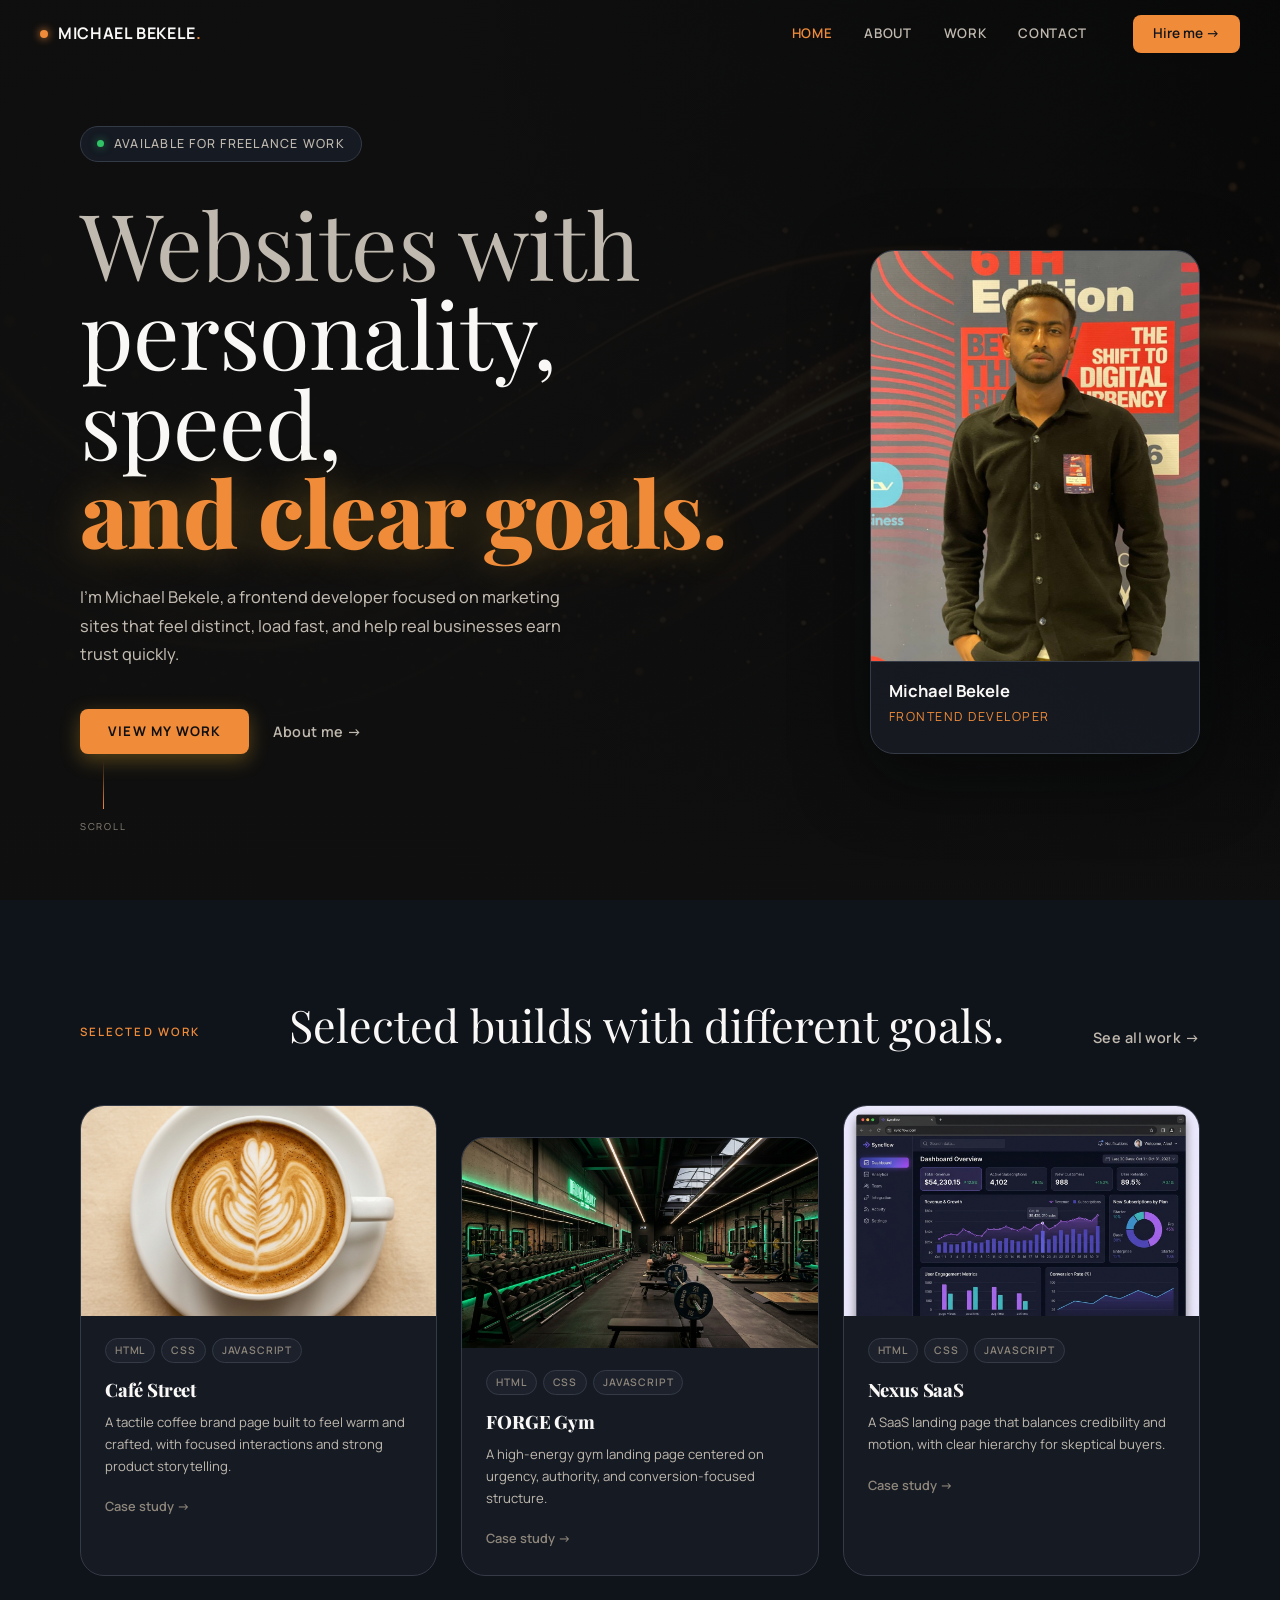
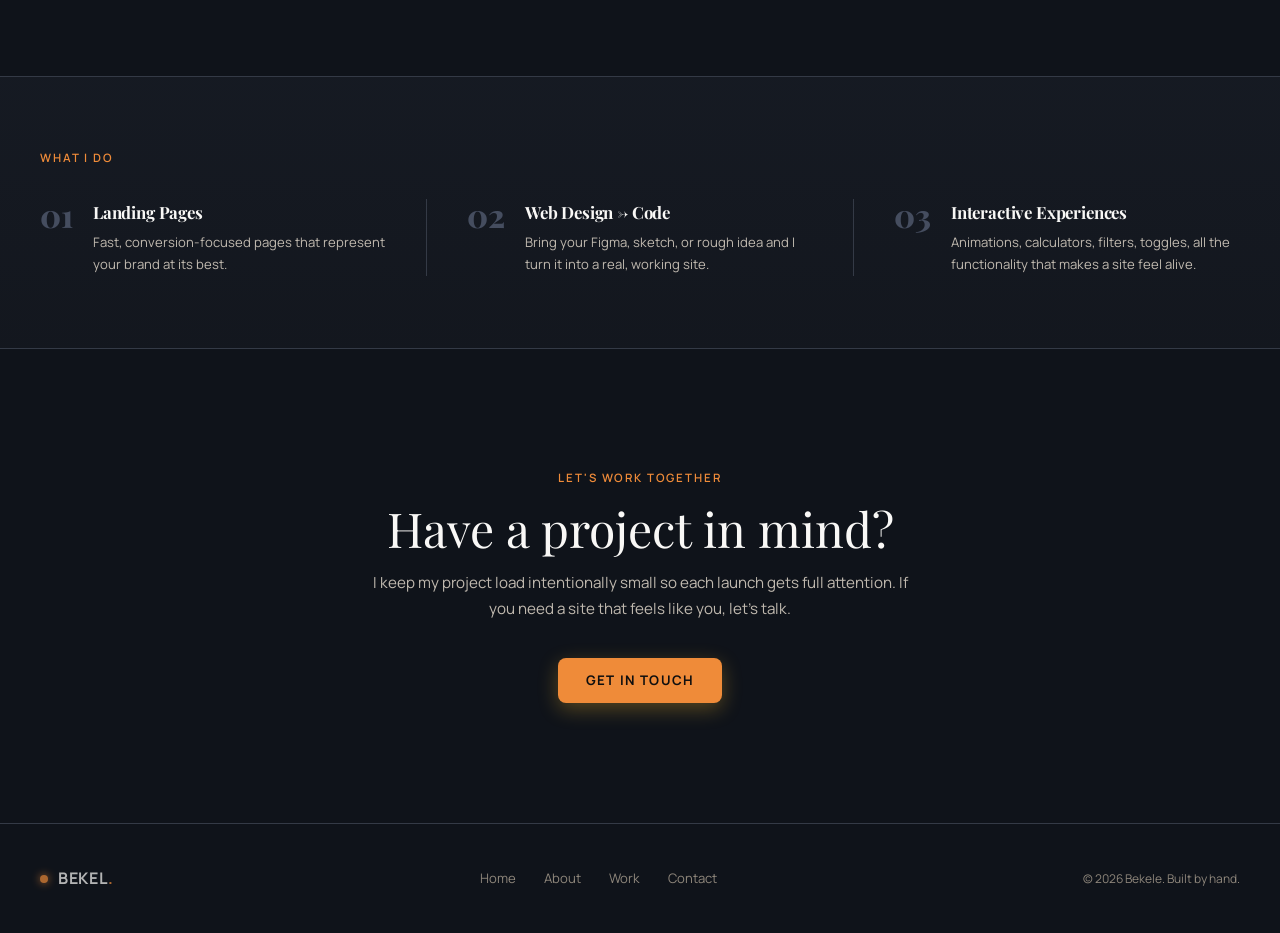
<file: index.html>
<!DOCTYPE html>
<html lang="en">
<head>
  <meta charset="UTF-8"/>
  <meta name="viewport" content="width=device-width, initial-scale=1.0"/>
  <title>Michael Bekele, Frontend Developer</title>
  <meta name="description" content="Frontend developer building conversion-focused websites with bold design and clean performance."/>
  <link rel="preconnect" href="https://fonts.googleapis.com"/>
  <link rel="preconnect" href="https://fonts.gstatic.com" crossorigin/>
  <link href="https://fonts.googleapis.com/css2?family=Manrope:wght@400;500;600;700;800&family=Playfair+Display:wght@500;600;700;800&display=swap" rel="stylesheet"/>
  <link rel="stylesheet" href="style.css"/>
</head>
<body class="page-home">

  <!-- CURSOR -->
  <div class="cursor-dot" id="cursor-dot"></div>
  <div class="cursor-ring" id="cursor-ring"></div>

  <!-- PAGE TRANSITION -->
  <div class="page-transition" id="page-transition"></div>

  <!-- NAV -->
  <header class="nav" id="nav">
    <div class="nav-inner">
      <a href="index.html" class="nav-brand" id="nav-brand">
        <span class="brand-dot"></span>
        <span>Michael Bekele<em>.</em></span>
      </a>
      <nav class="nav-links" id="nav-links">
        <a href="index.html" class="nl active">Home</a>
        <a href="about.html" class="nl">About</a>
        <a href="work.html" class="nl">Work</a>
        <a href="contact.html" class="nl">Contact</a>
      </nav>
      <a href="contact.html" class="nav-cta" id="nav-cta">Hire me →</a>
      <button class="hamburger" id="hamburger" aria-label="Toggle menu">
        <span></span><span></span><span></span>
      </button>
    </div>
  </header>

  <!-- HERO -->
  <section class="hero-home">
    <div class="hero-bg-img">
      <img src="portfolio_hero_bg_1786190044592.jpg" alt="" aria-hidden="true"/>
      <div class="hero-overlay"></div>
    </div>

    <div class="hero-home-inner">
      <div class="hero-layout">
        <div class="hero-copy">
          <div class="hero-tag" data-reveal>
            <span class="status-dot"></span> Available for freelance work
          </div>

          <h1 class="hero-home-headline" data-reveal>
            <span class="hl-thin">Websites with</span><br/>
            <span class="hl-bold">personality, speed,</span><br/>
            <span class="hl-accent">and clear goals.</span>
          </h1>

          <p class="hero-home-sub" data-reveal>
            I'm Michael Bekele, a frontend developer focused on marketing sites that feel distinct,
            load fast, and help real businesses earn trust quickly.
          </p>

          <div class="hero-home-cta" data-reveal>
            <a href="work.html" class="btn btn-gold" id="view-work-btn">View my work</a>
            <a href="about.html" class="btn-link" id="about-link">About me →</a>
          </div>
        </div>

        <aside class="portrait-card" data-reveal>
          <div class="portrait-frame">
            <img src="My image.jpg" alt="Portrait of Bekel" loading="lazy"/>
          </div>
          <div class="portrait-meta">
            <p class="portrait-name">Michael Bekele</p>
            <p class="portrait-role">Frontend Developer</p>
          </div>
        </aside>
      </div>

      <div class="hero-scroll-hint" aria-hidden="true">
        <span class="scroll-line-v"></span>
        <span>scroll</span>
      </div>
    </div>
  </section>

  <!-- SELECTED WORK (teaser on home) -->
  <section class="home-work">
    <div class="hw-header" data-reveal>
      <span class="section-label">Selected Work</span>
      <h2 class="hw-title">Selected builds with different goals.</h2>
      <a href="work.html" class="btn-link hw-all">See all work →</a>
    </div>

    <div class="hw-grid">
      <!-- Cafe -->
      <article class="hw-card" data-reveal onclick="navigate('work.html')">
        <div class="hw-img-wrap">
          <img src="thumb_cafe.jpg" alt="Café Street website" loading="lazy"/>
          <div class="hw-overlay">
            <a href="https://coffee-street12.netlify.app/" target="_blank" rel="noopener" class="hw-visit" id="cafe-live" onclick="event.stopPropagation()">Visit live site ↗</a>
          </div>
        </div>
        <div class="hw-meta">
          <div class="hw-tags">
            <span>HTML</span><span>CSS</span><span>JavaScript</span>
          </div>
          <h3>Café Street</h3>
          <p>A tactile coffee brand page built to feel warm and crafted, with focused interactions and strong product storytelling.</p>
          <a href="work.html#cafe" class="hw-more">Case study →</a>
        </div>
      </article>

      <!-- Gym -->
      <article class="hw-card hw-card--offset" data-reveal onclick="navigate('work.html')">
        <div class="hw-img-wrap">
          <img src="thumb_gym.jpg" alt="FORGE gym website" loading="lazy"/>
          <div class="hw-overlay">
            <a href="https://forge-gym12.netlify.app/" target="_blank" rel="noopener" class="hw-visit" id="gym-live" onclick="event.stopPropagation()">Visit live site ↗</a>
          </div>
        </div>
        <div class="hw-meta">
          <div class="hw-tags">
            <span>HTML</span><span>CSS</span><span>JavaScript</span>
          </div>
          <h3>FORGE Gym</h3>
          <p>A high-energy gym landing page centered on urgency, authority, and conversion-focused structure.</p>
          <a href="work.html#forge" class="hw-more">Case study →</a>
        </div>
      </article>

      <!-- SaaS -->
      <article class="hw-card" data-reveal onclick="navigate('work.html')">
        <div class="hw-img-wrap">
          <img src="thumb_saas.jpg" alt="Nexus SaaS website" loading="lazy"/>
          <div class="hw-overlay">
            <a href="https://nexus-pro1.netlify.app/" target="_blank" rel="noopener" class="hw-visit" id="saas-live" onclick="event.stopPropagation()">Visit live site ↗</a>
          </div>
        </div>
        <div class="hw-meta">
          <div class="hw-tags">
            <span>HTML</span><span>CSS</span><span>JavaScript</span>
          </div>
          <h3>Nexus SaaS</h3>
          <p>A SaaS landing page that balances credibility and motion, with clear hierarchy for skeptical buyers.</p>
          <a href="work.html#nexus" class="hw-more">Case study →</a>
        </div>
      </article>
    </div>
  </section>

  <!-- SERVICES STRIP -->
  <section class="services-strip" data-reveal>
    <div class="services-inner">
      <p class="services-label">What I do</p>
      <div class="services-list">
        <div class="service-item">
          <span class="si-num">01</span>
          <div>
            <h3>Landing Pages</h3>
            <p>Fast, conversion-focused pages that represent your brand at its best.</p>
          </div>
        </div>
        <div class="service-divider"></div>
        <div class="service-item">
          <span class="si-num">02</span>
          <div>
            <h3>Web Design → Code</h3>
            <p>Bring your Figma, sketch, or rough idea and I turn it into a real, working site.</p>
          </div>
        </div>
        <div class="service-divider"></div>
        <div class="service-item">
          <span class="si-num">03</span>
          <div>
            <h3>Interactive Experiences</h3>
            <p>Animations, calculators, filters, toggles, all the functionality that makes a site feel alive.</p>
          </div>
        </div>
      </div>
    </div>
  </section>

  <!-- HOME CTA -->
  <section class="home-cta" data-reveal>
    <div class="home-cta-inner">
      <p class="hcta-label">Let's work together</p>
      <h2 class="hcta-title">Have a project in mind?</h2>
      <p class="hcta-sub">I keep my project load intentionally small so each launch gets full attention. If you need a site that feels like you, let's talk.</p>
      <a href="contact.html" class="btn btn-gold" id="home-contact-btn">Get in touch</a>
    </div>
  </section>

  <!-- FOOTER -->
  <footer class="footer">
    <div class="footer-inner">
      <a href="index.html" class="nav-brand footer-brand">
        <span class="brand-dot"></span>
        <span>Bekel<em>.</em></span>
      </a>
      <div class="footer-links">
        <a href="index.html">Home</a>
        <a href="about.html">About</a>
        <a href="work.html">Work</a>
        <a href="contact.html">Contact</a>
      </div>
      <p class="footer-copy">© 2026 Bekele. Built by hand.</p>
    </div>
  </footer>

  <script src="main.js"></script>
</body>
</html>
</file>
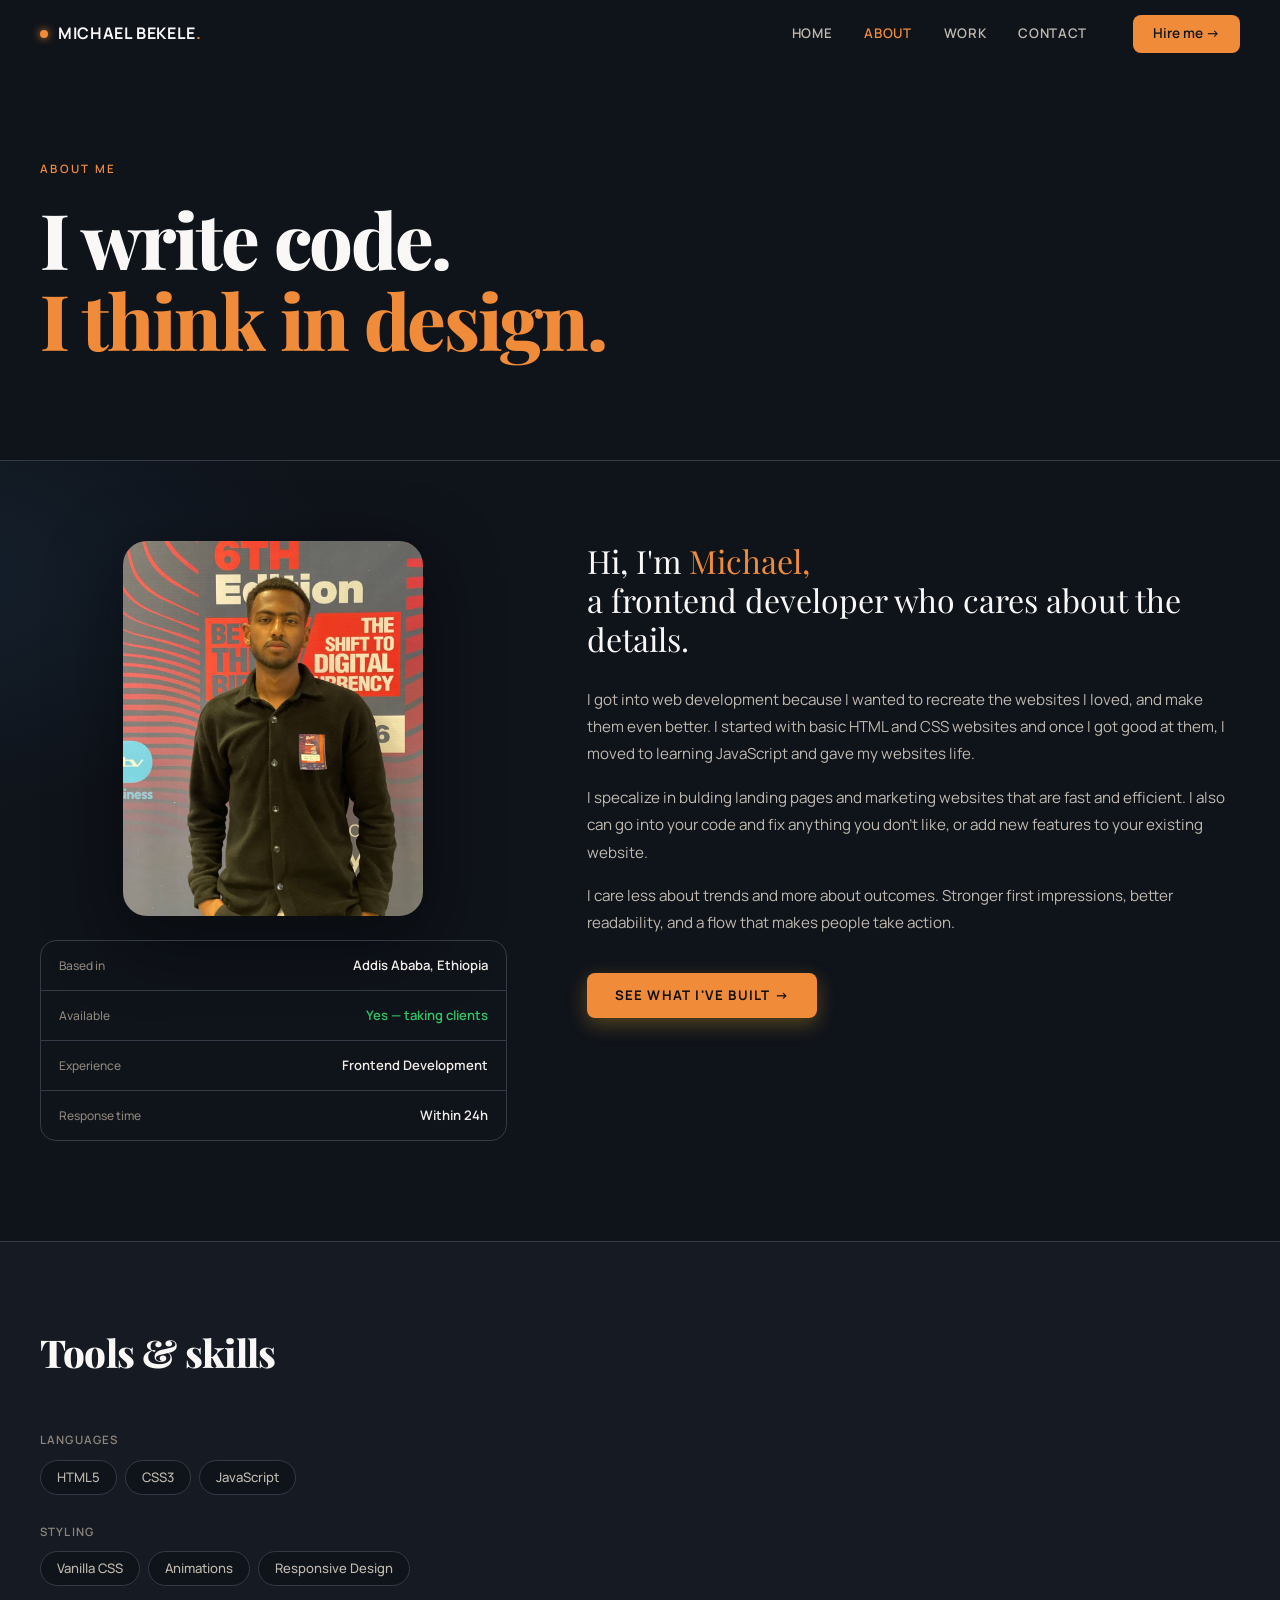
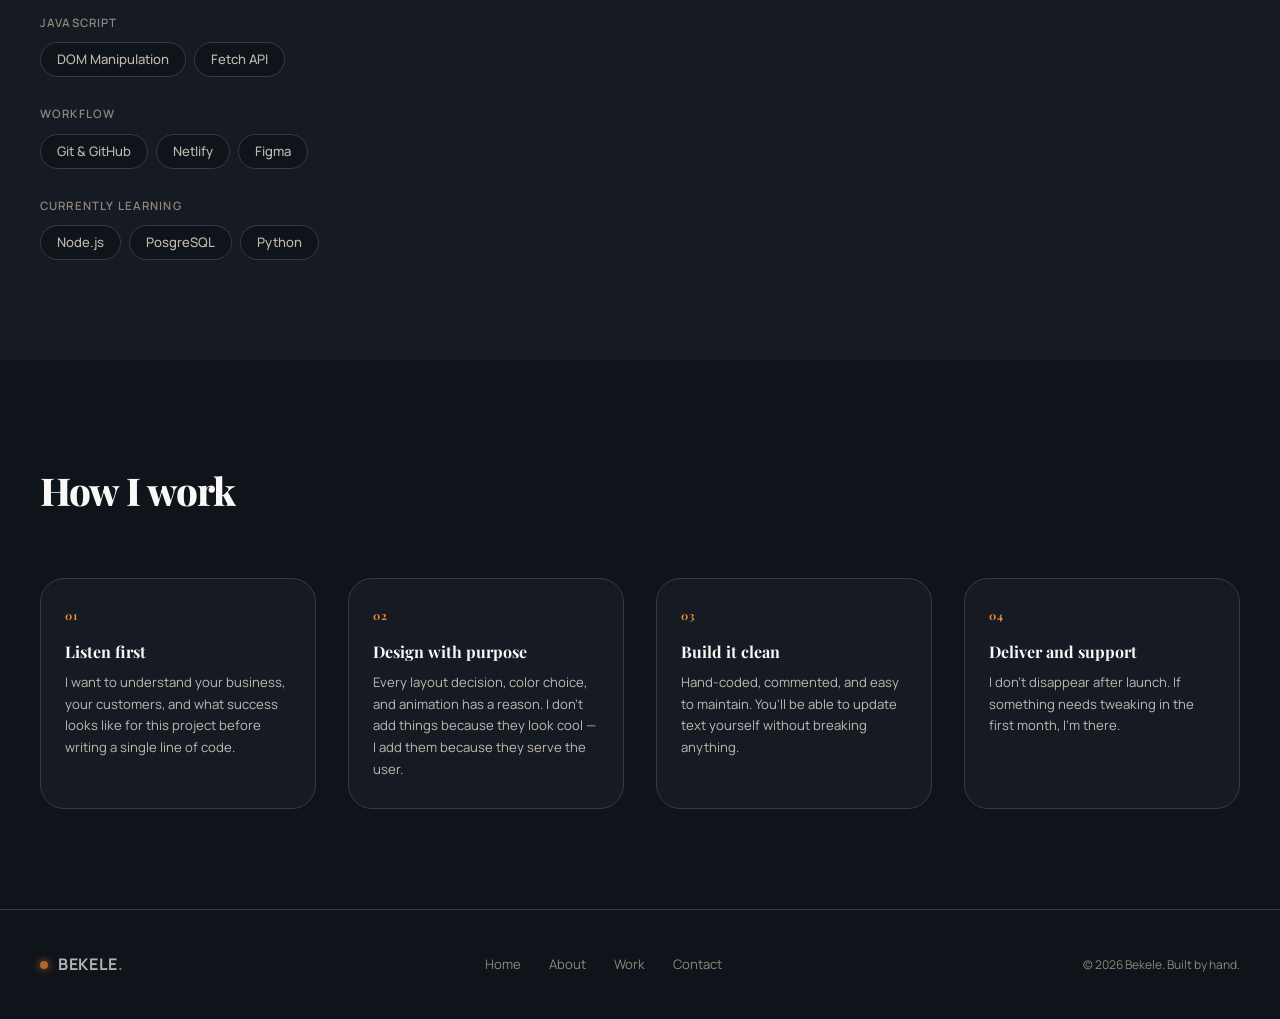
<file: about.html>
<!DOCTYPE html>
<html lang="en">
<head>
  <meta charset="UTF-8"/>
  <meta name="viewport" content="width=device-width, initial-scale=1.0"/>
  <title>About Michael Bekele, Frontend Developer</title>
  <meta name="description" content="Learn about my background, skills, and how I approach building websites."/>
  <link rel="preconnect" href="https://fonts.googleapis.com"/>
  <link rel="preconnect" href="https://fonts.gstatic.com" crossorigin/>
  <link href="https://fonts.googleapis.com/css2?family=Manrope:wght@400;500;600;700;800&family=Playfair+Display:wght@500;600;700;800&display=swap" rel="stylesheet"/>
  <link rel="stylesheet" href="style.css"/>
</head>
<body class="page-about">

  <div class="cursor-dot" id="cursor-dot"></div>
  <div class="cursor-ring" id="cursor-ring"></div>
  <div class="page-transition" id="page-transition"></div>

  <header class="nav" id="nav">
    <div class="nav-inner">
      <a href="index.html" class="nav-brand">
        <span class="brand-dot"></span>
        <span>Michael Bekele<em>.</em></span>
      </a>
      <nav class="nav-links" id="nav-links">
        <a href="index.html" class="nl">Home</a>
        <a href="about.html" class="nl active">About</a>
        <a href="work.html" class="nl">Work</a>
        <a href="contact.html" class="nl">Contact</a>
      </nav>
      <a href="contact.html" class="nav-cta">Hire me →</a>
      <button class="hamburger" id="hamburger" aria-label="Toggle menu">
        <span></span><span></span><span></span>
      </button>
    </div>
  </header>

  <!-- ABOUT HERO -->
  <section class="page-hero">
    <div class="page-hero-inner">
      <p class="page-eyebrow" data-reveal>About me</p>
      <h1 class="page-headline" data-reveal>
        I write code.<br/>
        <span class="accent-gold">I think in design.</span>
      </h1>
    </div>
  </section>

  <!-- ABOUT MAIN -->
  <section class="about-main">
    <div class="about-main-inner">

      <!-- Photo + quick facts -->
      <div class="about-photo-col" data-reveal>
        <figure class="about-photo-card" id="photo-placeholder">
          <img src="My image.jpg" alt="Portrait of Bekel" class="about-photo" loading="lazy"/>
        </figure>

        <div class="quick-facts">
          <div class="qf-item">
            <span class="qf-label">Based in</span>
            <span class="qf-val">Addis Ababa, Ethiopia</span>
          </div>
          <div class="qf-item">
            <span class="qf-label">Available</span>
            <span class="qf-val available">Yes — taking clients</span>
          </div>
          <div class="qf-item">
            <span class="qf-label">Experience</span>
            <span class="qf-val">Frontend Development</span>
          </div>
          <div class="qf-item">
            <span class="qf-label">Response time</span>
            <span class="qf-val">Within 24h</span>
          </div>
        </div>
      </div>

      <!-- Bio -->
      <div class="about-bio-col" data-reveal>
        <h2 class="about-bio-title">
          Hi, I'm <span class="accent-gold">Michael,</span><br/>
          a frontend developer who cares about the details.
        </h2>

        <div class="about-bio-text">
          <p>
            I got into web development because I wanted to recreate the websites I loved, and make them even better. 
            I started with basic HTML and CSS websites and once I got good at them, I moved to learning JavaScript and gave my websites life.
          </p>
          <p>
            I specalize in bulding landing pages and marketing websites that are fast and efficient.
            I also can go into your code and fix anything you don't like, or add new features to your existing website.
          </p>
          <p>
            I care less about trends and more about outcomes. Stronger first impressions,
            better readability, and a flow that makes people take action.
          </p>
        </div>

        <a href="work.html" class="btn btn-gold" id="about-view-work">See what I've built →</a>
      </div>
    </div>
  </section>

  <!-- SKILLS -->
  <section class="skills-section">
    <div class="skills-inner">
      <h2 class="skills-title" data-reveal>Tools & skills</h2>
      <div class="skills-grid" data-reveal>
        <div class="skill-group">
          <p class="skill-group-label">Languages</p>
          <div class="skill-tags">
            <span>HTML5</span><span>CSS3</span><span>JavaScript</span>
          </div>
        </div>
        <div class="skill-group">
          <p class="skill-group-label">Styling</p>
          <div class="skill-tags">
            <span>Vanilla CSS</span><span>Animations</span><span>Responsive Design</span>
          </div>
        </div>
        <div class="skill-group">
          <p class="skill-group-label">JavaScript</p>
          <div class="skill-tags">
            <span>DOM Manipulation</span><span>Fetch API</span>
          </div>
        </div>
        <div class="skill-group">
          <p class="skill-group-label">Workflow</p>
          <div class="skill-tags">
            <span>Git & GitHub</span><span>Netlify</span><span>Figma</span>
          </div>
        </div>
        <div class="skill-group">
          <p class="skill-group-label">Currently learning</p>
          <div class="skill-tags">
            <span>Node.js</span><span>PosgreSQL</span><span>Python</span>
          </div>
        </div>
      </div>
    </div>
  </section>

  <!-- APPROACH -->
  <section class="approach-section" data-reveal>
    <div class="approach-inner">
      <h2 class="approach-title">How I work</h2>
      <div class="approach-steps">
        <div class="ap-step">
          <span class="ap-num">01</span>
          <h3>Listen first</h3>
          <p>I want to understand your business, your customers, and what success looks like for this project before writing a single line of code.</p>
        </div>
        <div class="ap-step">
          <span class="ap-num">02</span>
          <h3>Design with purpose</h3>
          <p>Every layout decision, color choice, and animation has a reason. I don't add things because they look cool — I add them because they serve the user.</p>
        </div>
        <div class="ap-step">
          <span class="ap-num">03</span>
          <h3>Build it clean</h3>
          <p>Hand-coded, commented, and easy to maintain. You'll be able to update text yourself without breaking anything.</p>
        </div>
        <div class="ap-step">
          <span class="ap-num">04</span>
          <h3>Deliver and support</h3>
          <p>I don't disappear after launch. If something needs tweaking in the first month, I'm there.</p>
        </div>
      </div>
    </div>
  </section>

  <!-- FOOTER -->
  <footer class="footer">
    <div class="footer-inner">
      <a href="index.html" class="nav-brand footer-brand">
        <span class="brand-dot"></span>
        <span>Bekele<em>.</em></span>
      </a>
      <div class="footer-links">
        <a href="index.html">Home</a>
        <a href="about.html">About</a>
        <a href="work.html">Work</a>
        <a href="contact.html">Contact</a>
      </div>
      <p class="footer-copy">© 2026 Bekele. Built by hand.</p>
    </div>
  </footer>

  <script src="main.js"></script>
</body>
</html>
</file>
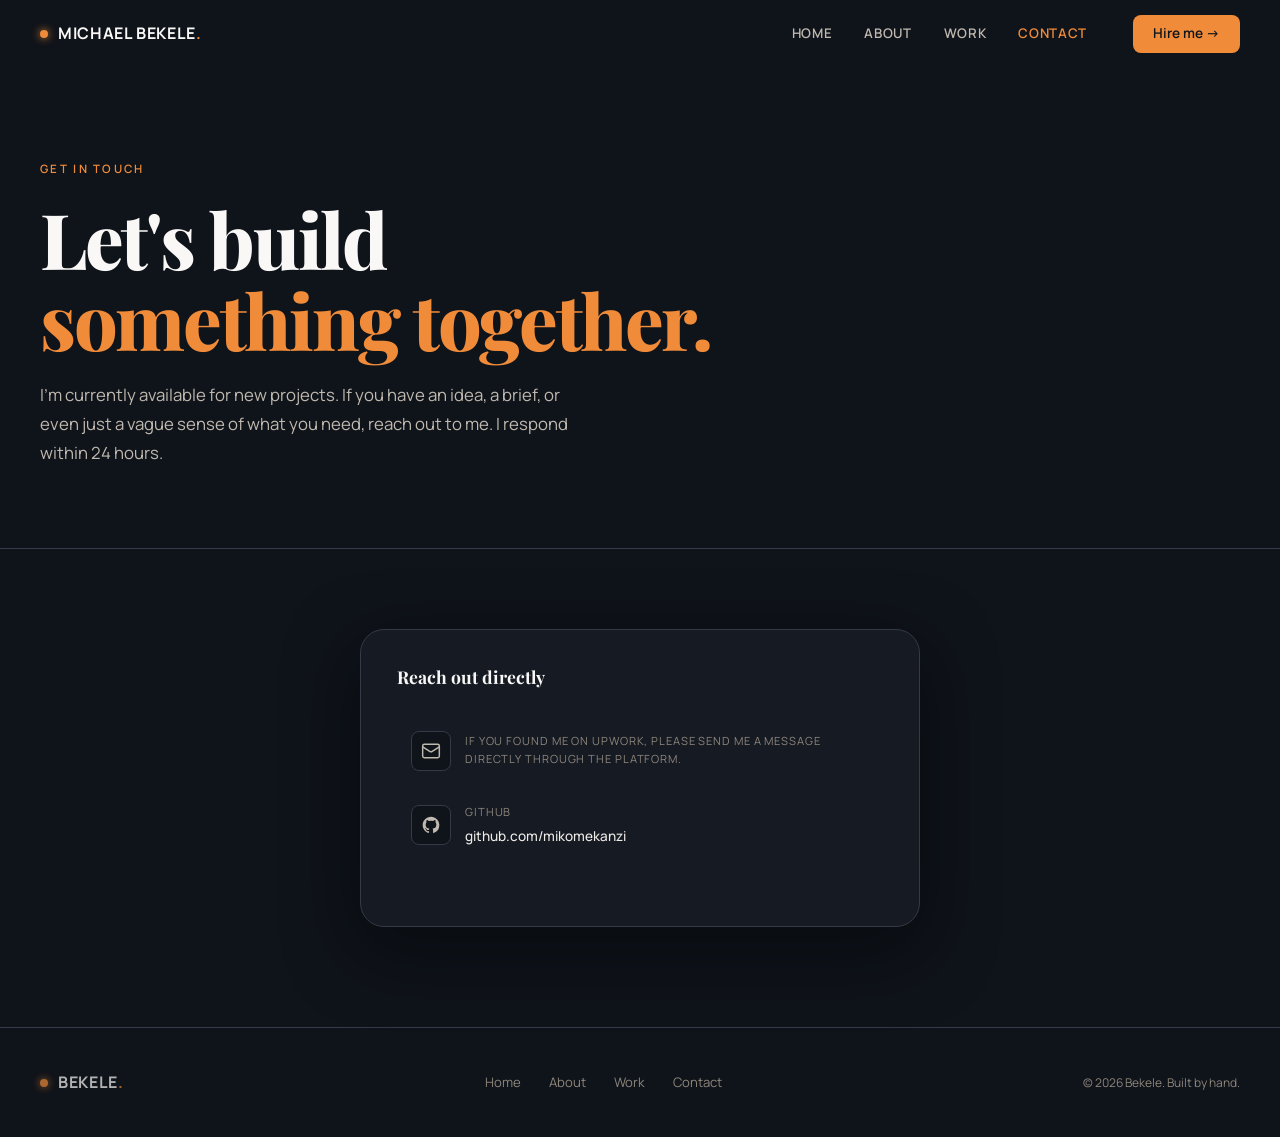
<file: contact.html>
<!DOCTYPE html>
<html lang="en">
<head>
  <meta charset="UTF-8"/>
  <meta name="viewport" content="width=device-width, initial-scale=1.0"/>
  <title>Michael Bekele, Frontend Developer</title>
  <meta name="description" content="Get in touch to discuss your next web project. I'm currently available for freelance work."/>
  <link rel="preconnect" href="https://fonts.googleapis.com"/>
  <link rel="preconnect" href="https://fonts.gstatic.com" crossorigin/>
  <link href="https://fonts.googleapis.com/css2?family=Manrope:wght@400;500;600;700;800&family=Playfair+Display:wght@500;600;700;800&display=swap" rel="stylesheet"/>
  <link rel="stylesheet" href="style.css"/>
</head>
<body class="page-contact">

  <div class="cursor-dot" id="cursor-dot"></div>
  <div class="cursor-ring" id="cursor-ring"></div>
  <div class="page-transition" id="page-transition"></div>

  <header class="nav" id="nav">
    <div class="nav-inner">
      <a href="index.html" class="nav-brand">
        <span class="brand-dot"></span>
        <span>Michael Bekele<em>.</em></span>
      </a>
      <nav class="nav-links" id="nav-links">
        <a href="index.html" class="nl">Home</a>
        <a href="about.html" class="nl">About</a>
        <a href="work.html" class="nl">Work</a>
        <a href="contact.html" class="nl active">Contact</a>
      </nav>
      <a href="contact.html" class="nav-cta active-page">Hire me →</a>
      <button class="hamburger" id="hamburger" aria-label="Toggle menu">
        <span></span><span></span><span></span>
      </button>
    </div>
  </header>

  <!-- CONTACT HERO -->
  <section class="page-hero">
    <div class="page-hero-inner">
      <p class="page-eyebrow" data-reveal>Get in touch</p>
      <h1 class="page-headline" data-reveal>
        Let's build<br/>
        <span class="accent-gold">something together.</span>
      </h1>
      <p class="page-sub" data-reveal>
        I'm currently available for new projects. If you have an idea, 
        a brief, or even just a vague sense of what you need, reach out to me. 
        I respond within 24 hours.
      </p>
    </div>
  </section>

  <!-- CONTACT MAIN -->
  <section class="contact-main">
    <div class="contact-main-inner">

      <div class="contact-info-col" data-reveal>
        <div class="contact-info-card">
          <h2 class="contact-info-title">Reach out directly</h2>

          <div class="contact-methods">
            <a href="mailto:bekelemichael31@gmail.com" class="contact-method" id="email-direct">
              <div class="cm-icon">
                <svg width="20" height="20" viewBox="0 0 24 24" fill="none" stroke="currentColor" stroke-width="1.75" stroke-linecap="round" stroke-linejoin="round"><rect x="2" y="4" width="20" height="16" rx="2"/><path d="m22 7-8.97 5.7a1.94 1.94 0 0 1-2.06 0L2 7"/></svg>
              </div>
              <div>
                <span class="cm-label">If you found me on Upwork, please send me a message directly through the platform.</span>
              </div>
            </a>

            <a href="https://github.com/mikomekanzi" target="_blank" rel="noopener" class="contact-method" id="github-link">
              <div class="cm-icon">
                <svg width="20" height="20" viewBox="0 0 24 24" fill="currentColor"><path d="M12 2C6.477 2 2 6.484 2 12.017c0 4.425 2.865 8.18 6.839 9.504.5.092.682-.217.682-.483 0-.237-.008-.868-.013-1.703-2.782.605-3.369-1.343-3.369-1.343-.454-1.158-1.11-1.466-1.11-1.466-.908-.62.069-.608.069-.608 1.003.07 1.531 1.032 1.531 1.032.892 1.53 2.341 1.088 2.91.832.092-.647.35-1.088.636-1.338-2.22-.253-4.555-1.113-4.555-4.951 0-1.093.39-1.988 1.029-2.688-.103-.253-.446-1.272.098-2.65 0 0 .84-.27 2.75 1.026A9.564 9.564 0 0 1 12 6.844a9.59 9.59 0 0 1 2.504.337c1.909-1.296 2.747-1.027 2.747-1.027.546 1.379.202 2.398.1 2.651.64.7 1.028 1.595 1.028 2.688 0 3.848-2.339 4.695-4.566 4.943.359.309.678.92.678 1.855 0 1.338-.012 2.419-.012 2.747 0 .268.18.58.688.482A10.02 10.02 0 0 0 22 12.017C22 6.484 17.522 2 12 2z"/></svg>
              </div>
              <div>
                <span class="cm-label">GitHub</span>
                <span class="cm-val">github.com/mikomekanzi</span>
              </div>
            </a>
          </div>
        </div>
      </div>

    </div>
  </section>

  <!-- FOOTER -->
  <footer class="footer">
    <div class="footer-inner">
      <a href="index.html" class="nav-brand footer-brand">
        <span class="brand-dot"></span>
        <span>Bekele<em>.</em></span>
      </a>
      <div class="footer-links">
        <a href="index.html">Home</a>
        <a href="about.html">About</a>
        <a href="work.html">Work</a>
        <a href="contact.html">Contact</a>
      </div>
      <p class="footer-copy">© 2026 Bekele. Built by hand.</p>
    </div>
  </footer>

  <script src="main.js"></script>
</body>
</html>
</file>
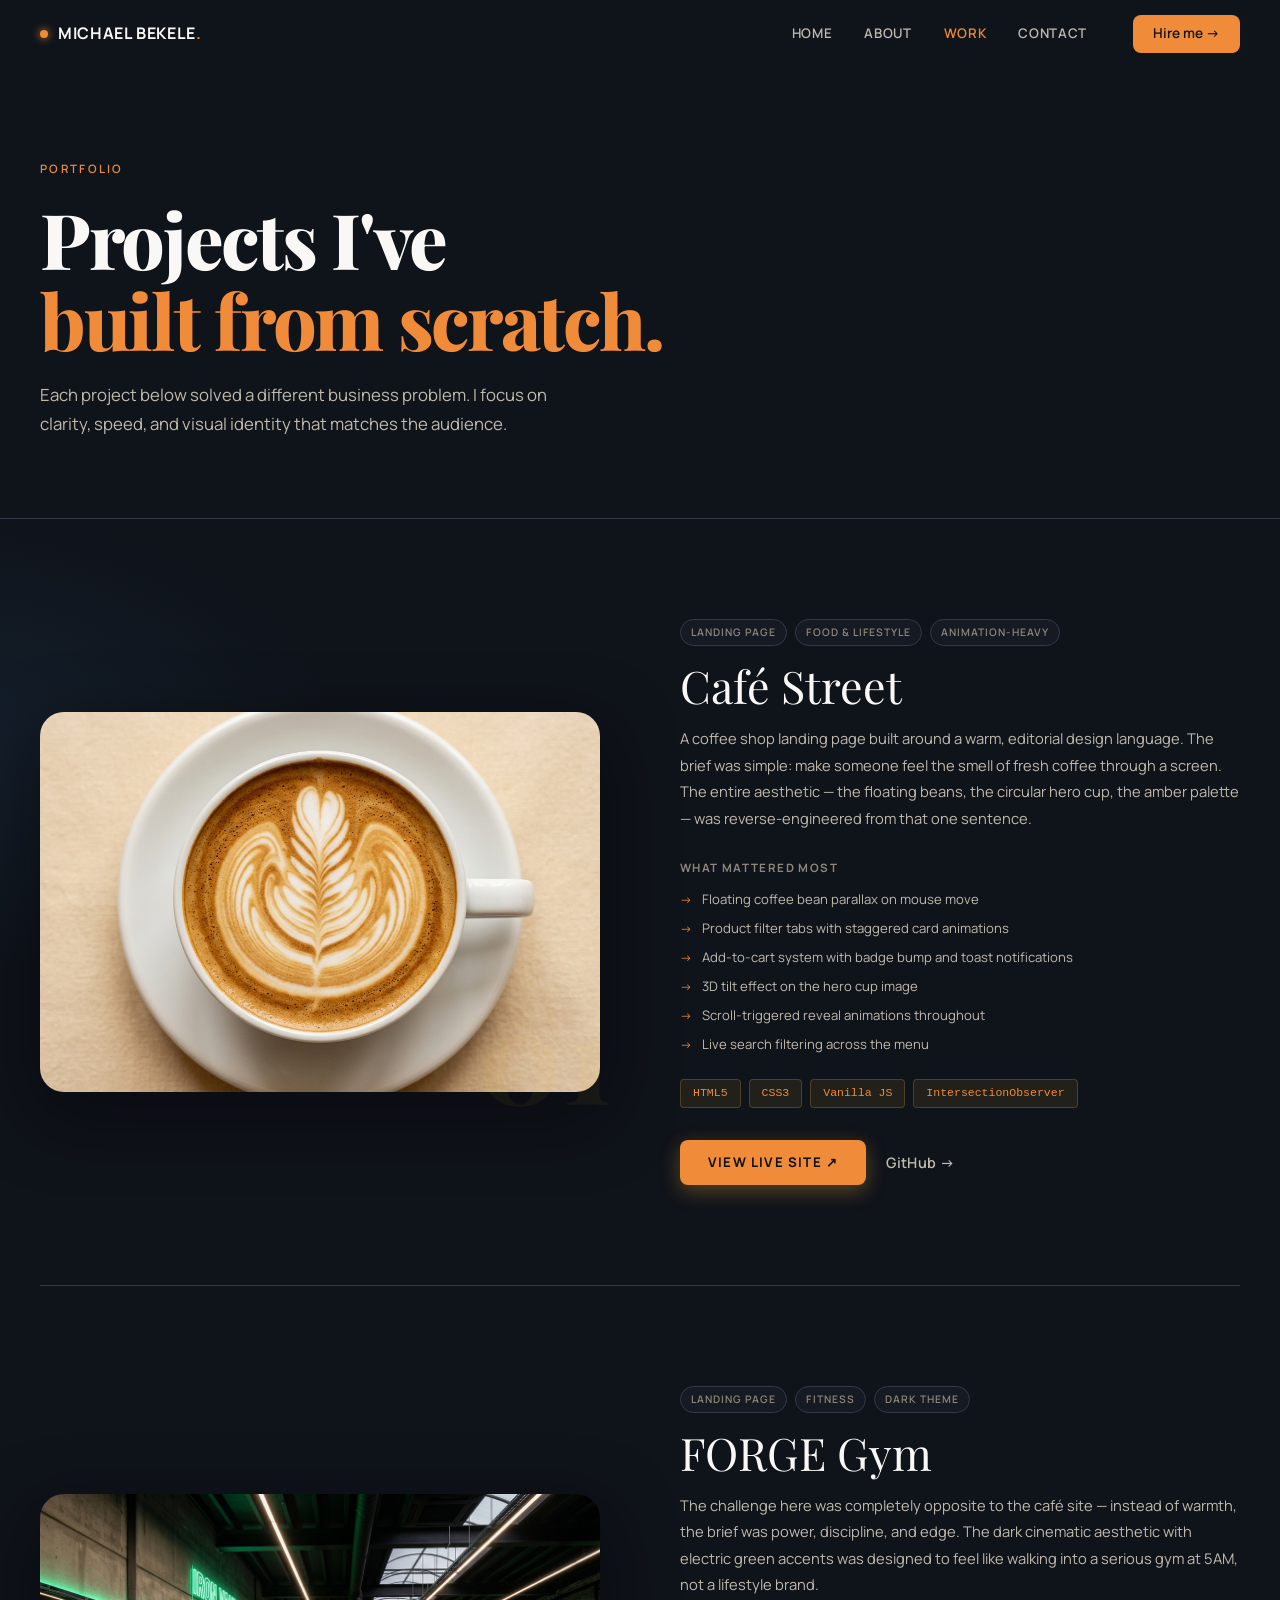
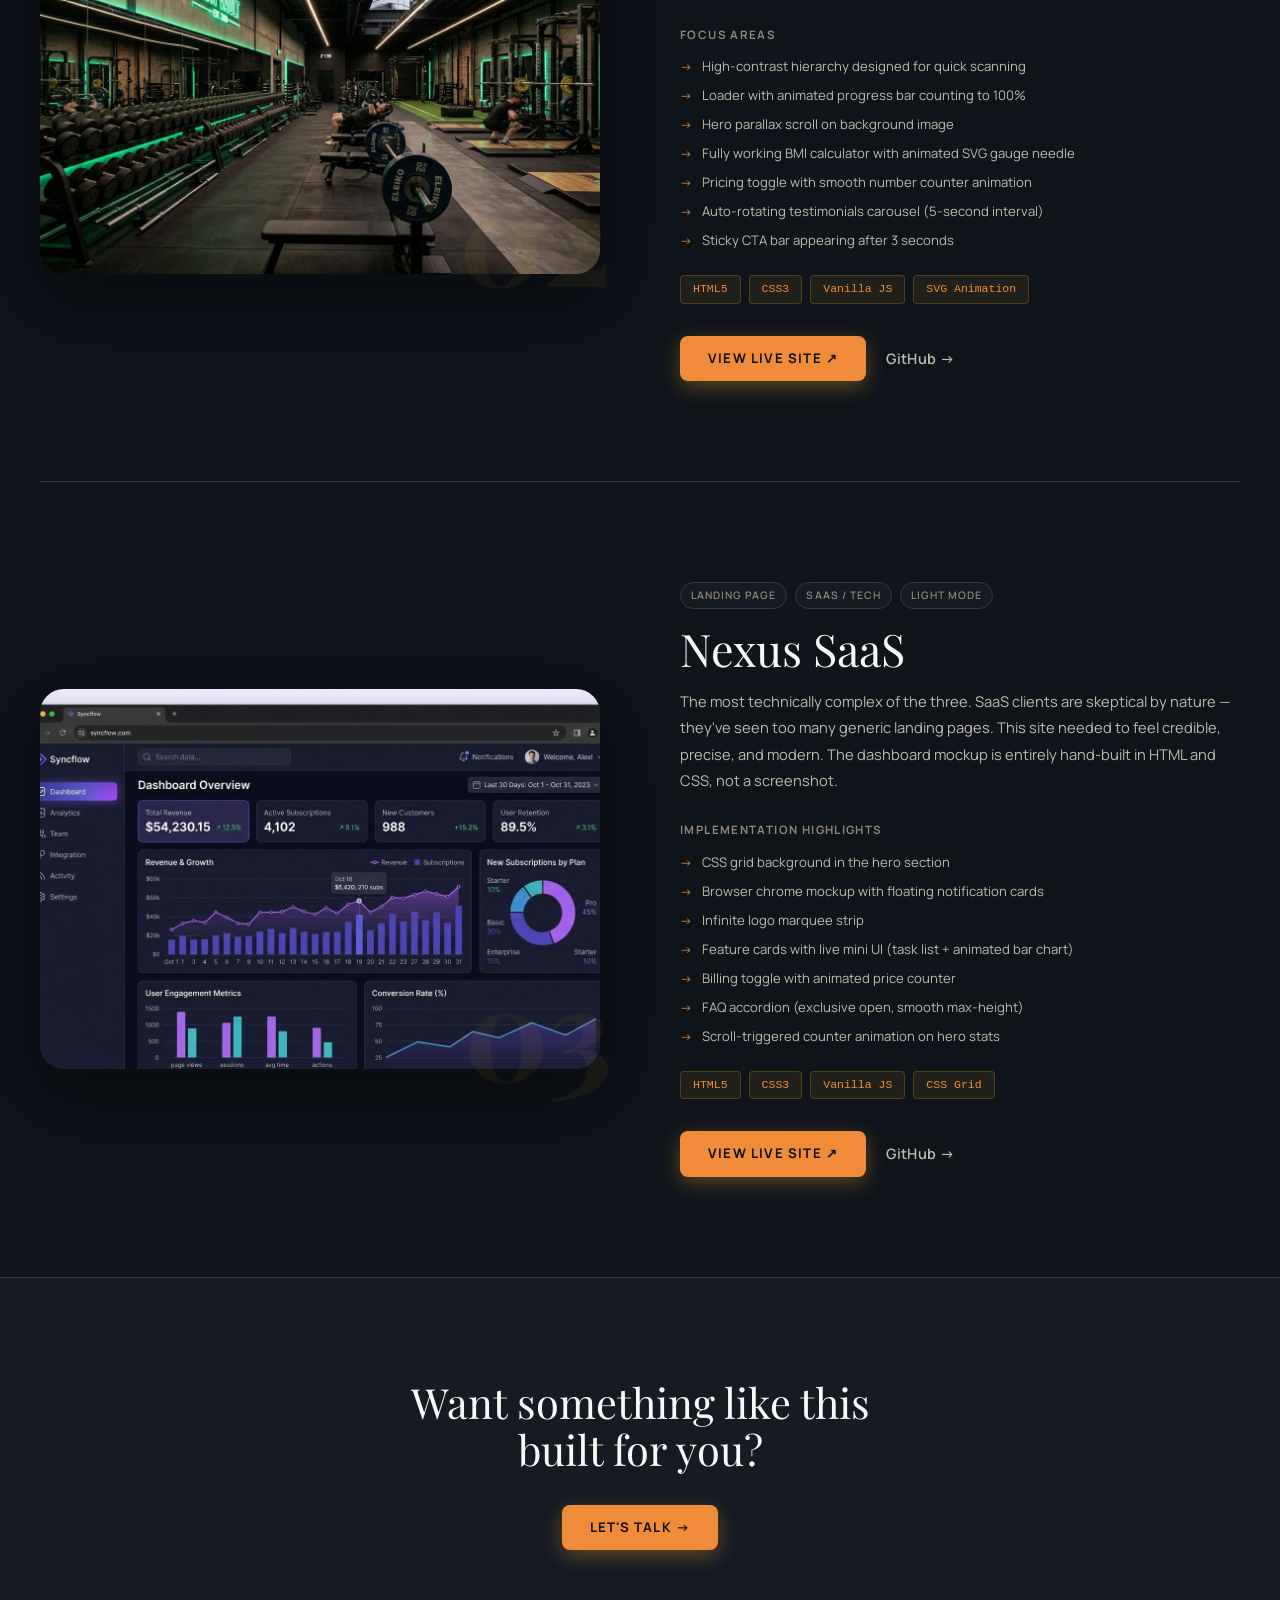
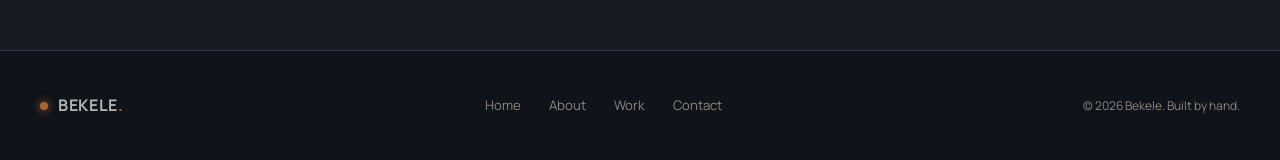
<file: work.html>
<!DOCTYPE html>
<html lang="en">
<head>
  <meta charset="UTF-8"/>
  <meta name="viewport" content="width=device-width, initial-scale=1.0"/>
  <title>Michael Bekele, Frontend Developer</title>
  <meta name="description" content="A showcase of frontend projects including a coffee shop, gym, and SaaS landing page."/>
  <link rel="preconnect" href="https://fonts.googleapis.com"/>
  <link rel="preconnect" href="https://fonts.gstatic.com" crossorigin/>
  <link href="https://fonts.googleapis.com/css2?family=Manrope:wght@400;500;600;700;800&family=Playfair+Display:wght@500;600;700;800&display=swap" rel="stylesheet"/>
  <link rel="stylesheet" href="style.css"/>
</head>
<body class="page-work">

  <div class="cursor-dot" id="cursor-dot"></div>
  <div class="cursor-ring" id="cursor-ring"></div>
  <div class="page-transition" id="page-transition"></div>

  <header class="nav" id="nav">
    <div class="nav-inner">
      <a href="index.html" class="nav-brand">
        <span class="brand-dot"></span>
        <span>Michael Bekele<em>.</em></span>
      </a>
      <nav class="nav-links" id="nav-links">
        <a href="index.html" class="nl">Home</a>
        <a href="about.html" class="nl">About</a>
        <a href="work.html" class="nl active">Work</a>
        <a href="contact.html" class="nl">Contact</a>
      </nav>
      <a href="contact.html" class="nav-cta">Hire me →</a>
      <button class="hamburger" id="hamburger" aria-label="Toggle menu">
        <span></span><span></span><span></span>
      </button>
    </div>
  </header>

  <!-- PAGE HERO -->
  <section class="page-hero">
    <div class="page-hero-inner">
      <p class="page-eyebrow" data-reveal>Portfolio</p>
      <h1 class="page-headline" data-reveal>
        Projects I've<br/>
        <span class="accent-gold">built from scratch.</span>
      </h1>
      <p class="page-sub" data-reveal>
        Each project below solved a different business problem.
        I focus on clarity, speed, and visual identity that matches the audience.
      </p>
    </div>
  </section>

  <!-- PROJECT 1 — CAFÉ STREET -->
  <section class="project-section" id="cafe">
    <div class="project-inner project-inner--ltr">

      <div class="project-visual" data-reveal>
        <div class="project-img-wrap">
          <img src="thumb_cafe.jpg" alt="Café Street website screenshot" loading="lazy"/>
          <div class="project-img-overlay">
            <a href="https://coffee-street12.netlify.app/" target="_blank" rel="noopener" class="project-visit-btn" id="cafe-btn">
              Open live site ↗
            </a>
          </div>
        </div>
        <div class="project-number" aria-hidden="true">01</div>
      </div>

      <div class="project-details" data-reveal>
        <div class="project-tags">
          <span>Landing Page</span>
          <span>Food & Lifestyle</span>
          <span>Animation-heavy</span>
        </div>
        <h2 class="project-title">Café Street</h2>
        <p class="project-desc">
          A coffee shop landing page built around a warm, editorial design language. 
          The brief was simple: make someone feel the smell of fresh coffee through 
          a screen. The entire aesthetic — the floating beans, the circular hero cup, 
          the amber palette — was reverse-engineered from that one sentence.
        </p>
        <div class="project-features">
          <h3>What mattered most</h3>
          <ul>
            <li>Floating coffee bean parallax on mouse move</li>
            <li>Product filter tabs with staggered card animations</li>
            <li>Add-to-cart system with badge bump and toast notifications</li>
            <li>3D tilt effect on the hero cup image</li>
            <li>Scroll-triggered reveal animations throughout</li>
            <li>Live search filtering across the menu</li>
          </ul>
        </div>
        <div class="project-tech">
          <span>HTML5</span><span>CSS3</span><span>Vanilla JS</span><span>IntersectionObserver</span>
        </div>
        <div class="project-links">
          <a href="https://coffee-street12.netlify.app/" target="_blank" rel="noopener" class="btn btn-gold" id="cafe-live">
            View live site ↗
          </a>
          <a href="https://github.com/mikomekanzi/coffee-street" target="_blank" rel="noopener" class="btn-link" id="cafe-github">
            GitHub →
          </a>
        </div>
      </div>
    </div>
  </section>

  <!-- DIVIDER -->
  <div class="project-divider" aria-hidden="true"></div>

  <!-- PROJECT 2 — FORGE GYM -->
  <section class="project-section" id="forge">
    <div class="project-inner project-inner--rtl">

      <div class="project-details" data-reveal>
        <div class="project-tags">
          <span>Landing Page</span>
          <span>Fitness</span>
          <span>Dark Theme</span>
        </div>
        <h2 class="project-title">FORGE Gym</h2>
        <p class="project-desc">
          The challenge here was completely opposite to the café site — instead of 
          warmth, the brief was power, discipline, and edge. The dark cinematic 
          aesthetic with electric green accents was designed to feel like walking 
          into a serious gym at 5AM, not a lifestyle brand.
        </p>
        <div class="project-features">
          <h3>Focus areas</h3>
          <ul>
            <li>High-contrast hierarchy designed for quick scanning</li>
            <li>Loader with animated progress bar counting to 100%</li>
            <li>Hero parallax scroll on background image</li>
            <li>Fully working BMI calculator with animated SVG gauge needle</li>
            <li>Pricing toggle with smooth number counter animation</li>
            <li>Auto-rotating testimonials carousel (5-second interval)</li>
            <li>Sticky CTA bar appearing after 3 seconds</li>
          </ul>
        </div>
        <div class="project-tech">
          <span>HTML5</span><span>CSS3</span><span>Vanilla JS</span><span>SVG Animation</span>
        </div>
        <div class="project-links">
          <a href="https://forge-gym12.netlify.app/" target="_blank" rel="noopener" class="btn btn-gold" id="gym-live">
            View live site ↗
          </a>
          <a href="https://github.com/mikomekanzi/Forge-gym" target="_blank" rel="noopener" class="btn-link" id="gym-github">
            GitHub →
          </a>
        </div>
      </div>

      <div class="project-visual" data-reveal>
        <div class="project-img-wrap">
          <img src="thumb_gym.jpg" alt="FORGE gym website screenshot" loading="lazy"/>
          <div class="project-img-overlay">
            <a href="https://forge-gym12.netlify.app/" target="_blank" rel="noopener" class="project-visit-btn" id="gym-btn">
              Open live site ↗
            </a>
          </div>
        </div>
        <div class="project-number" aria-hidden="true">02</div>
      </div>
    </div>
  </section>

  <!-- DIVIDER -->
  <div class="project-divider" aria-hidden="true"></div>

  <!-- PROJECT 3 — NEXUS SAAS -->
  <section class="project-section" id="nexus">
    <div class="project-inner project-inner--ltr">

      <div class="project-visual" data-reveal>
        <div class="project-img-wrap">
          <img src="thumb_saas.jpg" alt="Nexus SaaS website screenshot" loading="lazy"/>
          <div class="project-img-overlay">
            <a href="https://nexus-pro1.netlify.app/" target="_blank" rel="noopener" class="project-visit-btn" id="saas-btn">
              Open live site ↗
            </a>
          </div>
        </div>
        <div class="project-number" aria-hidden="true">03</div>
      </div>

      <div class="project-details" data-reveal>
        <div class="project-tags">
          <span>Landing Page</span>
          <span>SaaS / Tech</span>
          <span>Light Mode</span>
        </div>
        <h2 class="project-title">Nexus SaaS</h2>
        <p class="project-desc">
          The most technically complex of the three. SaaS clients are skeptical by 
          nature — they've seen too many generic landing pages. This site needed to 
          feel credible, precise, and modern. The dashboard mockup is entirely 
          hand-built in HTML and CSS, not a screenshot.
        </p>
        <div class="project-features">
          <h3>Implementation highlights</h3>
          <ul>
            <li>CSS grid background in the hero section</li>
            <li>Browser chrome mockup with floating notification cards</li>
            <li>Infinite logo marquee strip</li>
            <li>Feature cards with live mini UI (task list + animated bar chart)</li>
            <li>Billing toggle with animated price counter</li>
            <li>FAQ accordion (exclusive open, smooth max-height)</li>
            <li>Scroll-triggered counter animation on hero stats</li>
          </ul>
        </div>
        <div class="project-tech">
          <span>HTML5</span><span>CSS3</span><span>Vanilla JS</span><span>CSS Grid</span>
        </div>
        <div class="project-links">
          <a href="https://nexus-pro1.netlify.app/" target="_blank" rel="noopener" class="btn btn-gold" id="saas-live">
            View live site ↗
          </a>
          <a href="https://github.com/mikomekanzi/Nexus" target="_blank" rel="noopener" class="btn-link" id="saas-github">
            GitHub →
          </a>
        </div>
      </div>
    </div>
  </section>

  <!-- WORK PAGE CTA -->
  <section class="work-cta" data-reveal>
    <div class="work-cta-inner">
      <h2>Want something like this<br/>built for you?</h2>
      <a href="contact.html" class="btn btn-gold" id="work-contact-btn">Let's talk →</a>
    </div>
  </section>

  <!-- FOOTER -->
  <footer class="footer">
    <div class="footer-inner">
      <a href="index.html" class="nav-brand footer-brand">
        <span class="brand-dot"></span>
        <span>Bekele<em>.</em></span>
      </a>
      <div class="footer-links">
        <a href="index.html">Home</a>
        <a href="about.html">About</a>
        <a href="work.html">Work</a>
        <a href="contact.html">Contact</a>
      </div>
      <p class="footer-copy">© 2026 Bekele. Built by hand.</p>
    </div>
  </footer>

  <script src="main.js"></script>
</body>
</html>
</file>
<file: style.css>
/* ============================================
   PORTFOLIO — style.css
   ============================================ */

*, *::before, *::after { box-sizing: border-box; margin: 0; padding: 0; }

:root {
  --gold:       hsl(27, 85%, 58%);
  --gold-dim:   hsl(27, 79%, 50%);
  --gold-soft:  hsl(27, 85%, 58%, 0.14);
  --bg:         hsl(215, 28%, 8%);
  --bg-card:    hsl(218, 24%, 11%);
  --bg-card2:   hsl(220, 21%, 14%);
  --border:     hsl(221, 15%, 24%);
  --border-mid: hsl(220, 16%, 32%);
  --text:       hsl(35, 22%, 92%);
  --text-muted: hsl(35, 12%, 72%);
  --text-dim:   hsl(35, 8%, 52%);
  --white:      hsl(40, 20%, 97%);
  --shadow:     0 22px 70px hsl(215, 40%, 2%, 0.55);
  --r-sm:  8px;
  --r-md: 16px;
  --r-lg: 24px;
  --transition: 0.3s cubic-bezier(.4,0,.2,1);
  --font-head: 'Playfair Display', Georgia, serif;
  --font-body: 'Manrope', 'Segoe UI', sans-serif;
}

html { scroll-behavior: smooth; font-size: 16px; }

body {
  font-family: var(--font-body);
  background:
    radial-gradient(70rem 35rem at 78% -5%, hsl(27, 85%, 58%, 0.1), transparent 60%),
    radial-gradient(45rem 24rem at -8% 22%, hsl(208, 50%, 38%, 0.16), transparent 62%),
    var(--bg);
  color: var(--text);
  overflow-x: hidden;
  line-height: 1.6;
}

@media (pointer: fine) {
  body { cursor: default; }
  a, button, .hw-card, .project-visit-btn, .contact-method { cursor: pointer; }
}

img { display: block; max-width: 100%; height: auto; }
a   { text-decoration: none; color: inherit; }
ul  { list-style: none; }
button { font-family: inherit; border: none; background: none; }

::-webkit-scrollbar { width: 4px; }
::-webkit-scrollbar-track { background: var(--bg); }
::-webkit-scrollbar-thumb { background: var(--gold); border-radius: 99px; }

/* ============================================
   CURSOR
   ============================================ */
.cursor-dot,
.cursor-ring {
  display: none !important;
}

/* ============================================
   PAGE TRANSITION
   ============================================ */
.page-transition {
  position: fixed; inset: 0; z-index: 8000;
  background: var(--bg);
  pointer-events: none;
  opacity: 0;
  transition: opacity 0.4s ease;
}
.page-transition.active { opacity: 1; pointer-events: all; }

/* ============================================
   NAVBAR
   ============================================ */
.nav {
  position: fixed; top: 0; left: 0; right: 0; z-index: 100;
  padding: 0 40px;
  transition: background var(--transition), border-color var(--transition), box-shadow var(--transition);
}
.nav.scrolled {
  background: hsl(217, 28%, 9%, 0.84);
  backdrop-filter: blur(20px);
  border-bottom: 1px solid var(--border);
  box-shadow: 0 8px 30px hsl(220, 30%, 4%, 0.35);
}

.nav-inner {
  max-width: 1200px; margin: 0 auto;
  height: 68px;
  display: flex; align-items: center; gap: 32px;
}

.nav-brand {
  display: flex; align-items: center; gap: 10px;
  font-family: var(--font-body);
  font-size: 1rem; font-weight: 700;
  letter-spacing: 0.04em;
  text-transform: uppercase;
  color: var(--white);
  flex-shrink: 0;
}
.nav-brand em { color: var(--gold); font-style: normal; }
.brand-dot {
  width: 8px; height: 8px; border-radius: 50%;
  background: var(--gold);
  box-shadow: 0 0 8px var(--gold);
  animation: dotGlow 4s ease-in-out infinite;
}
@keyframes dotGlow {
  0%,100% { box-shadow: 0 0 6px var(--gold); }
  50%      { box-shadow: 0 0 14px var(--gold); }
}

.nav-links { display: flex; gap: 4px; margin-left: auto; }
.nl {
  font-size: 0.83rem; font-weight: 600;
  letter-spacing: 0.05em;
  text-transform: uppercase;
  color: var(--text-muted);
  padding: 6px 14px; border-radius: var(--r-sm);
  transition: color var(--transition), background var(--transition);
}
.nl:hover { color: var(--text); background: var(--bg-card); }
.nl.active { color: var(--gold); }

.nav-cta {
  font-size: 0.85rem; font-weight: 600;
  color: var(--bg);
  background: var(--gold);
  padding: 8px 20px; border-radius: var(--r-sm);
  transition: background var(--transition), transform var(--transition);
  white-space: nowrap;
}
.nav-cta:hover { background: var(--gold-dim); transform: translateY(-1px); }

.hamburger {
  display: none; flex-direction: column; gap: 5px;
  padding: 4px;
}
.hamburger span {
  display: block; width: 20px; height: 1.5px;
  background: var(--text); border-radius: 2px;
  transition: transform .3s ease, opacity .3s ease;
}
.hamburger.open span:nth-child(1) { transform: translateY(6.5px) rotate(45deg); }
.hamburger.open span:nth-child(2) { opacity: 0; }
.hamburger.open span:nth-child(3) { transform: translateY(-6.5px) rotate(-45deg); }

/* ============================================
   BUTTONS
   ============================================ */
.btn {
  display: inline-flex; align-items: center; justify-content: center; gap: 8px;
  font-family: var(--font-body);
  font-size: 0.83rem; font-weight: 700;
  letter-spacing: 0.09em;
  text-transform: uppercase;
  padding: 12px 28px; border-radius: var(--r-sm);
  transition: transform var(--transition), box-shadow var(--transition), background var(--transition);
}
.btn:hover { transform: translateY(-2px); }
.btn:active { transform: translateY(0); }

.btn-gold {
  background: var(--gold);
  color: hsl(0,0%,6%);
  box-shadow: 0 6px 20px hsl(43,96%,58%,0.3);
}
.btn-gold:hover {
  background: var(--gold-dim);
  box-shadow: 0 10px 30px hsl(43,96%,58%,0.45);
}

.btn-link {
  font-family: var(--font-body);
  font-size: 0.9rem; font-weight: 600;
  letter-spacing: 0.03em;
  color: var(--text-muted);
  transition: color var(--transition);
}
.btn-link:hover { color: var(--gold); }

/* ============================================
   REVEAL
   ============================================ */
[data-reveal] {
  opacity: 0; transform: translateY(36px);
  transition: opacity .75s ease, transform .75s cubic-bezier(.22,1,.36,1);
}
[data-reveal].visible { opacity: 1; transform: translateY(0); }

/* ============================================
   HERO — HOME
   ============================================ */
.hero-home {
  position: relative; min-height: 100vh;
  display: flex; align-items: center;
  overflow: hidden;
}
.hero-bg-img {
  position: absolute; inset: 0;
}
.hero-bg-img img {
  width: 100%; height: 100%;
  object-fit: cover;
  filter: brightness(0.3);
}
.hero-overlay {
  position: absolute; inset: 0;
  background: linear-gradient(to right, hsl(0,0%,6%,0.96) 35%, hsl(0,0%,6%,0.5) 100%),
              linear-gradient(to top, hsl(0,0%,6%,1) 0%, transparent 30%);
}
.hero-home-inner {
  position: relative; z-index: 2;
  max-width: 1200px; margin: 0 auto;
  padding: 100px 40px 120px;
  width: 100%;
}

.hero-tag {
  display: inline-flex; align-items: center; gap: 10px;
  font-size: 0.78rem; font-weight: 500;
  letter-spacing: 0.1em; text-transform: uppercase;
  color: var(--text-muted);
  background: var(--bg-card);
  border: 1px solid var(--border);
  padding: 7px 16px; border-radius: 99px;
  margin-bottom: 36px;
}
.status-dot {
  width: 7px; height: 7px; border-radius: 50%;
  background: hsl(142,60%,48%);
  box-shadow: 0 0 8px hsl(142,60%,48%,0.6);
  animation: statusPulse 2s ease-in-out infinite;
}
@keyframes statusPulse {
  0%,100% { box-shadow: 0 0 6px hsl(142,60%,48%,0.5); }
  50%      { box-shadow: 0 0 14px hsl(142,60%,48%,0.8); }
}

.hero-home-headline {
  font-family: var(--font-head);
  font-size: clamp(3rem, 7.2vw, 6.8rem);
  line-height: 0.97; letter-spacing: -0.01em;
  margin-bottom: 28px;
}
.hl-thin  { font-weight: 400; color: var(--text-muted); }
.hl-bold  { font-weight: 400; color: var(--white); }
.hl-accent{ font-weight: 800; color: var(--gold);
  text-shadow: 0 0 40px hsl(43,96%,58%,0.3); }

.hero-home-sub {
  font-size: 1.02rem; font-weight: 450;
  color: var(--text-muted); line-height: 1.75;
  max-width: 520px; margin-bottom: 40px;
}

.hero-home-cta { display: flex; align-items: center; gap: 24px; flex-wrap: wrap; }

.hero-layout {
  display: grid;
  grid-template-columns: minmax(0, 1fr) 330px;
  gap: 52px;
  align-items: end;
}

.portrait-card {
  background: hsl(220, 22%, 12%, 0.8);
  border: 1px solid var(--border);
  border-radius: var(--r-lg);
  overflow: hidden;
  box-shadow: var(--shadow);
}

.portrait-frame {
  aspect-ratio: 4 / 5;
  background: linear-gradient(135deg, hsl(224, 19%, 13%), hsl(215, 24%, 8%));
}

.portrait-frame img {
  width: 100%;
  height: 100%;
  object-fit: cover;
}

.is-fallback-photo {
  object-fit: cover;
  filter: saturate(0.9) contrast(1.04);
}

.portrait-meta {
  padding: 16px 18px 18px;
  border-top: 1px solid var(--border);
}

.portrait-name {
  font-size: 1.04rem;
  font-weight: 700;
  color: var(--white);
}

.portrait-role {
  font-size: 0.78rem;
  letter-spacing: 0.12em;
  text-transform: uppercase;
  color: var(--gold);
  margin: 3px 0 8px;
}

.portrait-note {
  font-size: 0.74rem;
  color: var(--text-dim);
  line-height: 1.45;
}

.hero-scroll-hint {
  position: absolute; bottom: 40px; left: 40px;
  display: flex; flex-direction: column; align-items: center; gap: 10px;
  opacity: 0; animation: fadeInUp 1s ease 2s forwards;
}
@keyframes fadeInUp {
  to { opacity: 1; transform: none; }
}
.scroll-line-v {
  width: 1px; height: 48px;
  background: linear-gradient(to bottom, transparent, var(--gold));
  animation: scrollDrop 1.8s ease-in-out infinite;
}
@keyframes scrollDrop {
  0%,100% { transform: scaleY(0); transform-origin: top; }
  50%      { transform: scaleY(1); transform-origin: top; }
}
.hero-scroll-hint span:last-child {
  font-size: 0.6rem; letter-spacing: 0.18em; text-transform: uppercase;
  color: var(--text-dim);
}

/* ============================================
   HOME WORK GRID
   ============================================ */
.home-work {
  padding: 100px 40px;
  max-width: 1200px; margin: 0 auto;
}
.hw-header {
  display: flex; align-items: flex-end; justify-content: space-between;
  margin-bottom: 56px; flex-wrap: wrap; gap: 16px;
}
.section-label {
  display: block;
  font-size: 0.72rem; font-weight: 600;
  letter-spacing: 0.18em; text-transform: uppercase;
  color: var(--gold); margin-bottom: 8px;
}
.hw-title {
  font-family: var(--font-head);
  font-size: clamp(1.8rem, 3.5vw, 2.8rem);
  font-weight: 400; line-height: 1.1;
  letter-spacing: 0; color: var(--white);
}

.hw-grid {
  display: grid;
  grid-template-columns: repeat(3, 1fr);
  gap: 24px;
}
.hw-card {
  background: var(--bg-card);
  border: 1px solid var(--border);
  border-radius: var(--r-lg);
  overflow: hidden;
  transition: border-color var(--transition), transform var(--transition), box-shadow var(--transition);
  cursor: pointer;
}
.hw-card:hover { border-color: var(--border-mid); transform: translateY(-8px); box-shadow: var(--shadow); }
.hw-card--offset { margin-top: 32px; }

.hw-img-wrap {
  position: relative; height: 210px; overflow: hidden;
}
.hw-img-wrap img {
  width: 100%; height: 100%; object-fit: cover;
  transition: transform .6s cubic-bezier(.4,0,.2,1);
}
.hw-card:hover .hw-img-wrap img { transform: scale(1.06); }
.hw-overlay {
  position: absolute; inset: 0;
  background: hsl(0,0%,0%,0.6);
  display: flex; align-items: center; justify-content: center;
  opacity: 0; transition: opacity var(--transition);
}
.hw-card:hover .hw-overlay { opacity: 1; }
.hw-visit {
  font-family: var(--font-head);
  font-size: 0.875rem; font-weight: 700;
  color: var(--bg); background: var(--gold);
  padding: 10px 22px; border-radius: var(--r-sm);
  transition: background var(--transition);
}
.hw-visit:hover { background: var(--gold-dim); }

.hw-meta { padding: 22px 24px 24px; }
.hw-tags { display: flex; gap: 6px; flex-wrap: wrap; margin-bottom: 12px; }
.hw-tags span {
  font-size: 0.65rem; font-weight: 600;
  letter-spacing: 0.08em; text-transform: uppercase;
  color: var(--text-dim);
  background: var(--bg-card2);
  border: 1px solid var(--border);
  padding: 3px 9px; border-radius: 99px;
}
.hw-meta h3 {
  font-family: var(--font-head);
  font-size: 1.15rem; font-weight: 800;
  color: var(--white); margin-bottom: 8px;
  letter-spacing: -0.01em;
}
.hw-meta p {
  font-size: 0.82rem; color: var(--text-muted);
  line-height: 1.65; margin-bottom: 16px;
}
.hw-more {
  font-size: 0.8rem; font-weight: 600;
  color: var(--text-dim);
  transition: color var(--transition);
}
.hw-more:hover { color: var(--gold); }

/* ============================================
   SERVICES STRIP
   ============================================ */
.services-strip {
  border-top: 1px solid var(--border);
  border-bottom: 1px solid var(--border);
  padding: 72px 40px;
  background: linear-gradient(180deg, hsl(220, 22%, 12%, 0.75), hsl(220, 22%, 10%, 0.86));
}
.services-inner { max-width: 1200px; margin: 0 auto; }
.services-label {
  font-size: 0.72rem; font-weight: 600;
  letter-spacing: 0.16em; text-transform: uppercase;
  color: var(--gold); margin-bottom: 32px;
}
.services-list { display: flex; align-items: flex-start; gap: 0; }
.service-item { flex: 1; display: flex; align-items: flex-start; gap: 20px; }
.si-num {
  font-family: var(--font-head);
  font-size: 2rem; font-weight: 800;
  color: var(--border-mid); line-height: 1; flex-shrink: 0;
}
.service-item h3 {
  font-family: var(--font-head);
  font-size: 1.05rem; font-weight: 700;
  color: var(--white); margin-bottom: 6px;
  letter-spacing: -0.01em;
}
.service-item p { font-size: 0.82rem; color: var(--text-muted); line-height: 1.65; }
.service-divider {
  width: 1px; background: var(--border);
  margin: 0 40px; align-self: stretch;
}

/* ============================================
   HOME CTA
   ============================================ */
.home-cta {
  padding: 120px 40px;
  background: var(--bg);
  text-align: center;
}
.home-cta-inner { max-width: 560px; margin: 0 auto; }
.hcta-label {
  font-size: 0.72rem; font-weight: 600;
  letter-spacing: 0.16em; text-transform: uppercase;
  color: var(--gold); margin-bottom: 16px;
}
.hcta-title {
  font-family: var(--font-head);
  font-size: clamp(2rem, 4vw, 3rem);
  font-weight: 400; line-height: 1.07;
  letter-spacing: 0;
  color: var(--white); margin-bottom: 16px;
}
.hcta-sub { font-size: 0.95rem; color: var(--text-muted); line-height: 1.7; margin-bottom: 36px; }

/* ============================================
   PAGE HERO (about / work / contact)
   ============================================ */
.page-hero {
  padding: 160px 40px 80px;
  background: var(--bg);
  border-bottom: 1px solid var(--border);
}
.page-hero-inner { max-width: 1200px; margin: 0 auto; }
.page-eyebrow {
  font-size: 0.72rem; font-weight: 600;
  letter-spacing: 0.2em; text-transform: uppercase;
  color: var(--gold); margin-bottom: 20px;
}
.page-headline {
  font-family: var(--font-head);
  font-size: clamp(2.5rem, 6vw, 5rem);
  font-weight: 800; line-height: 1.05;
  letter-spacing: -0.03em; color: var(--white);
  margin-bottom: 20px;
}
.accent-gold { color: var(--gold); }
.page-sub {
  font-size: 1.05rem; color: var(--text-muted);
  line-height: 1.75; max-width: 560px;
}

/* ============================================
   ABOUT PAGE
   ============================================ */
.about-main { padding: 80px 40px 100px; }
.about-main-inner {
  max-width: 1200px; margin: 0 auto;
  display: grid; grid-template-columns: 1fr 1.4fr;
  gap: 80px; align-items: start;
}

/* Photo placeholder */
.photo-placeholder {
  width: 100%; aspect-ratio: 3/4;
  background: var(--bg-card);
  border: 2px dashed var(--border-mid);
  border-radius: var(--r-lg);
  overflow: hidden;
  transition: border-color var(--transition);
}
.photo-placeholder:hover { border-color: var(--gold); }
.photo-placeholder-inner {
  width: 100%; height: 100%;
  display: flex; flex-direction: column;
  align-items: center; justify-content: center;
  gap: 12px; padding: 32px; text-align: center;
}
.photo-placeholder-inner p {
  font-family: var(--font-head);
  font-size: 1rem; font-weight: 700; color: var(--text-muted);
}
.photo-placeholder-inner span { font-size: 0.78rem; color: var(--text-dim); line-height: 1.5; }

/* When user replaces with real photo: */
.about-photo {
  width: 100%; aspect-ratio: 4/5;
  object-fit: cover;
  object-position: center 22%;
  border-radius: var(--r-lg);
  box-shadow: var(--shadow);
}

.about-photo-card {
  display: block;
  width: min(100%, 300px);
  margin: 0 auto;
}

.about-photo-card figcaption {
  margin-top: 12px;
  font-size: 0.74rem;
  color: var(--text-dim);
}

.quick-facts {
  margin-top: 24px; display: flex; flex-direction: column; gap: 0;
  border: 1px solid var(--border); border-radius: var(--r-md); overflow: hidden;
}
.qf-item {
  display: flex; align-items: center; justify-content: space-between;
  padding: 14px 18px;
  border-bottom: 1px solid var(--border);
}
.qf-item:last-child { border-bottom: none; }
.qf-label { font-size: 0.75rem; color: var(--text-dim); font-weight: 500; }
.qf-val   { font-size: 0.82rem; color: var(--text); font-weight: 600; }
.qf-val.available { color: hsl(142,60%,48%); }

.about-bio-title {
  font-family: var(--font-head);
  font-size: clamp(1.5rem, 2.5vw, 2.2rem);
  font-weight: 400; line-height: 1.22;
  letter-spacing: 0; color: var(--white);
  margin-bottom: 28px;
}
.about-bio-text { display: flex; flex-direction: column; gap: 16px; margin-bottom: 36px; }
.about-bio-text p { font-size: 0.95rem; color: var(--text-muted); line-height: 1.8; }

/* Skills */
.skills-section {
  padding: 80px 40px 100px;
  background: var(--bg-card);
  border-top: 1px solid var(--border);
}
.skills-inner { max-width: 1200px; margin: 0 auto; }
.skills-title {
  font-family: var(--font-head);
  font-size: clamp(1.8rem, 3vw, 2.4rem);
  font-weight: 800; color: var(--white);
  margin-bottom: 48px; letter-spacing: -0.02em;
}
.skills-grid { display: flex; flex-direction: column; gap: 28px; }
.skill-group-label {
  font-size: 0.72rem; font-weight: 600;
  letter-spacing: 0.1em; text-transform: uppercase;
  color: var(--text-dim); margin-bottom: 10px;
}
.skill-tags { display: flex; flex-wrap: wrap; gap: 8px; }
.skill-tags span {
  font-size: 0.82rem; font-weight: 500;
  color: var(--text-muted);
  background: var(--bg);
  border: 1px solid var(--border);
  padding: 6px 16px; border-radius: 99px;
  transition: border-color var(--transition), color var(--transition);
}
.skill-tags span:hover { border-color: var(--gold); color: var(--gold); }

/* Approach */
.approach-section { padding: 100px 40px; background: var(--bg); }
.approach-inner { max-width: 1200px; margin: 0 auto; }
.approach-title {
  font-family: var(--font-head);
  font-size: clamp(1.8rem, 3vw, 2.4rem);
  font-weight: 800; color: var(--white);
  letter-spacing: -0.02em; margin-bottom: 56px;
}
.approach-steps {
  display: grid; grid-template-columns: repeat(4, 1fr); gap: 32px;
}
.ap-step {
  padding: 28px 24px;
  background: var(--bg-card);
  border: 1px solid var(--border);
  border-radius: var(--r-lg);
  transition: border-color var(--transition);
}
.ap-step:hover { border-color: var(--border-mid); }
.ap-num {
  font-family: var(--font-head);
  font-size: 0.7rem; font-weight: 700;
  letter-spacing: 0.1em; color: var(--gold);
  margin-bottom: 14px; display: block;
}
.ap-step h3 {
  font-family: var(--font-head);
  font-size: 1rem; font-weight: 700;
  color: var(--white); margin-bottom: 8px;
}
.ap-step p { font-size: 0.82rem; color: var(--text-muted); line-height: 1.65; }

/* ============================================
   WORK PAGE
   ============================================ */
.project-section { padding: 100px 40px; }
.project-inner {
  max-width: 1200px; margin: 0 auto;
  display: grid; grid-template-columns: 1fr 1fr;
  gap: 80px; align-items: center;
}
.project-inner--rtl { direction: rtl; }
.project-inner--rtl > * { direction: ltr; }

.project-visual { position: relative; }
.project-img-wrap {
  position: relative; border-radius: var(--r-lg); overflow: hidden;
  box-shadow: var(--shadow);
}
.project-img-wrap img {
  width: 100%; height: 380px; object-fit: cover;
  transition: transform .6s cubic-bezier(.4,0,.2,1);
}
.project-visual:hover .project-img-wrap img { transform: scale(1.04); }
.project-img-overlay {
  position: absolute; inset: 0;
  background: hsl(0,0%,0%,0.65);
  display: flex; align-items: center; justify-content: center;
  opacity: 0; transition: opacity var(--transition);
}
.project-visual:hover .project-img-overlay { opacity: 1; }
.project-visit-btn {
  font-family: var(--font-head);
  font-size: 0.875rem; font-weight: 700;
  background: var(--gold); color: var(--bg);
  padding: 12px 28px; border-radius: var(--r-sm);
  transition: background var(--transition);
}
.project-visit-btn:hover { background: var(--gold-dim); }

.project-number {
  position: absolute; bottom: -24px; right: -12px;
  font-family: var(--font-head);
  font-size: 8rem; font-weight: 800;
  color: hsl(43,96%,58%,0.05);
  line-height: 1; pointer-events: none; user-select: none;
}

.project-tags { display: flex; gap: 8px; flex-wrap: wrap; margin-bottom: 16px; }
.project-tags span {
  font-size: 0.65rem; font-weight: 600;
  letter-spacing: 0.1em; text-transform: uppercase;
  color: var(--text-dim);
  background: var(--bg-card);
  border: 1px solid var(--border);
  padding: 4px 10px; border-radius: 99px;
}
.project-title {
  font-family: var(--font-head);
  font-size: clamp(2rem, 3.5vw, 3rem);
  font-weight: 400; line-height: 1.05;
  letter-spacing: 0; color: var(--white);
  margin-bottom: 16px;
}
.project-desc { font-size: 0.92rem; color: var(--text-muted); line-height: 1.8; margin-bottom: 28px; }

.project-features { margin-bottom: 24px; }
.project-features h3 {
  font-size: 0.72rem; font-weight: 700;
  letter-spacing: 0.12em; text-transform: uppercase;
  color: var(--text-dim); margin-bottom: 12px;
}
.project-features ul { display: flex; flex-direction: column; gap: 8px; }
.project-features li {
  font-size: 0.82rem; color: var(--text-muted);
  display: flex; align-items: flex-start; gap: 10px;
}
.project-features li::before {
  content: '→';
  color: var(--gold); flex-shrink: 0; font-size: 0.75rem; margin-top: 1px;
}

.project-tech { display: flex; flex-wrap: wrap; gap: 8px; margin-bottom: 32px; }
.project-tech span {
  font-family: 'DM Mono', 'Courier New', monospace;
  font-size: 0.72rem; font-weight: 500;
  color: var(--gold);
  background: hsl(43,96%,58%,0.08);
  border: 1px solid hsl(43,96%,58%,0.2);
  padding: 4px 12px; border-radius: 4px;
}

.project-links { display: flex; align-items: center; gap: 20px; }

.project-divider {
  max-width: 1200px; margin: 0 auto;
  height: 1px; background: var(--border);
}

.work-cta {
  padding: 100px 40px; text-align: center;
  background: var(--bg-card);
  border-top: 1px solid var(--border);
}
.work-cta-inner { max-width: 480px; margin: 0 auto; }
.work-cta h2 {
  font-family: var(--font-head);
  font-size: clamp(1.8rem, 3.5vw, 2.6rem);
  font-weight: 400; color: var(--white);
  letter-spacing: 0; margin-bottom: 32px;
  line-height: 1.15;
}

/* ============================================
   CONTACT PAGE
   ============================================ */
.contact-main { padding: 80px 40px 100px; }
.contact-main-inner {
  max-width: 560px;
  margin: 0 auto;
}

/* Contact info card */
.contact-info-card {
  background: var(--bg-card);
  border: 1px solid var(--border);
  border-radius: var(--r-lg);
  padding: 36px;
  position: sticky; top: 88px;
  box-shadow: var(--shadow);
}
.contact-info-title {
  font-family: var(--font-head);
  font-size: 1.1rem; font-weight: 700;
  color: var(--white); margin-bottom: 28px;
  line-height: 1.3;
}

.contact-methods { display: flex; flex-direction: column; gap: 4px; margin-bottom: 28px; }
.contact-method {
  display: flex; align-items: center; gap: 14px;
  padding: 14px;
  border-radius: var(--r-md);
  transition: background var(--transition);
}
.contact-method:hover { background: var(--bg-card2); }
.cm-icon {
  width: 40px; height: 40px; border-radius: var(--r-sm);
  background: var(--bg); border: 1px solid var(--border);
  display: flex; align-items: center; justify-content: center;
  color: var(--text-muted); flex-shrink: 0;
}
.contact-method:hover .cm-icon { border-color: var(--gold); color: var(--gold); }
.cm-label { display: block; font-size: 0.7rem; color: var(--text-dim); margin-bottom: 2px; text-transform: uppercase; letter-spacing: 0.08em; }
.cm-val   { font-size: 0.85rem; font-weight: 500; color: var(--text); }

/* ============================================
   FOOTER
   ============================================ */
.footer {
  border-top: 1px solid var(--border);
  padding: 40px;
  background: var(--bg);
}
.footer-inner {
  max-width: 1200px; margin: 0 auto;
  display: flex; align-items: center; justify-content: space-between;
  gap: 24px; flex-wrap: wrap;
}
.footer-brand { opacity: 0.7; transition: opacity var(--transition); }
.footer-brand:hover { opacity: 1; }
.footer-links { display: flex; gap: 8px; flex-wrap: wrap; }
.footer-links a {
  font-size: 0.82rem; color: var(--text-dim);
  padding: 4px 10px; border-radius: var(--r-sm);
  transition: color var(--transition), background var(--transition);
}
.footer-links a:hover { color: var(--text); background: var(--bg-card); }
.footer-copy { font-size: 0.75rem; color: var(--text-dim); }

/* ============================================
   RESPONSIVE
   ============================================ */
@media (max-width: 1024px) {
  .hw-grid { grid-template-columns: 1fr 1fr; }
  .hw-card--offset { margin-top: 0; }
  .approach-steps { grid-template-columns: 1fr 1fr; }
  .project-inner, .project-inner--rtl { grid-template-columns: 1fr; direction: ltr; }
  .project-number { display: none; }
  .contact-info-card { position: static; }
}

@media (max-width: 768px) {
  .nav { padding: 0 20px; }
  .nav-links {
    display: none; position: fixed; inset: 68px 0 0;
    background: hsl(0,0%,6%,0.97); backdrop-filter: blur(20px);
    flex-direction: column; align-items: center; justify-content: center;
    gap: 8px; z-index: 99;
    opacity: 0; visibility: hidden;
    transition: opacity var(--transition), visibility var(--transition);
  }
  .nav-links.open { display: flex; opacity: 1; visibility: visible; }
  .nl { font-size: 1.2rem; padding: 12px 24px; }
  .hamburger { display: flex; }
  .nav-cta { display: none; }
  .hero-home-inner { padding: 100px 20px 100px; }
  .hero-layout { grid-template-columns: 1fr; gap: 28px; }
  .portrait-card { max-width: 360px; }
  .hero-scroll-hint { left: 20px; }
  .home-work, .services-strip, .home-cta,
  .about-main, .skills-section, .approach-section,
  .page-hero, .project-section, .work-cta, .contact-main,
  .footer { padding-left: 20px; padding-right: 20px; }
  .hw-grid { grid-template-columns: 1fr; }
  .services-list { flex-direction: column; gap: 32px; }
  .service-divider { display: none; }
  .about-main-inner { grid-template-columns: 1fr; gap: 40px; }
  .approach-steps { grid-template-columns: 1fr; }
  .footer-inner { flex-direction: column; text-align: center; }
  .footer-links { justify-content: center; }
  .cursor-dot, .cursor-ring { display: none; }
}
</file>
